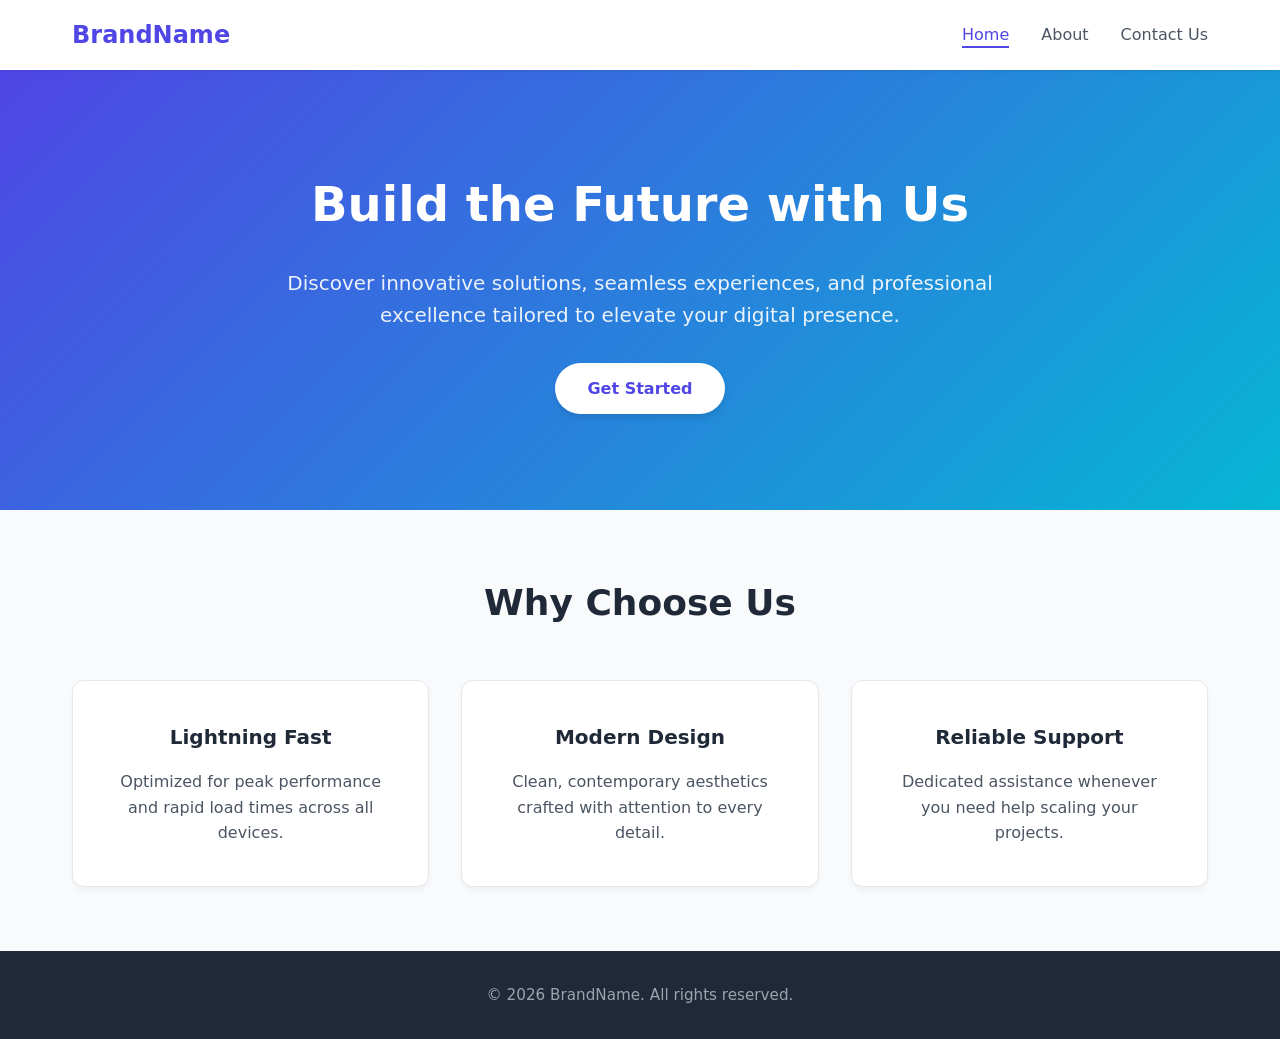
<file: index.html>
<!DOCTYPE html>
<html lang="en">
<head>
  <meta charset="UTF-8">
  <meta name="viewport" content="width=device-width, initial-scale=1.0">
  <title>Home - Modern Web App</title>
  <link rel="stylesheet" href="styles.css">
</head>
<body>
  <!-- Header / Navigation -->
  <header>
    <nav class="navbar">
      <a href="index.html" class="logo">BrandName</a>
      <ul class="nav-links">
        <li><a href="index.html" class="active">Home</a></li>
        <li><a href="about.html">About</a></li>
        <li><a href="contact.html">Contact Us</a></li>
      </ul>
      <button class="hamburger" aria-label="Toggle Navigation">☰</button>
    </nav>
  </header>

  <!-- Main Content -->
  <main>
    <section class="hero">
      <div class="hero-content">
        <h1>Build the Future with Us</h1>
        <p>Discover innovative solutions, seamless experiences, and professional excellence tailored to elevate your digital presence.</p>
        <a href="contact.html" class="btn">Get Started</a>
      </div>
    </section>

    <section class="container">
      <h2 class="section-title">Why Choose Us</h2>
      <div class="features-grid">
        <div class="feature-card">
          <h3>Lightning Fast</h3>
          <p>Optimized for peak performance and rapid load times across all devices.</p>
        </div>
        <div class="feature-card">
          <h3>Modern Design</h3>
          <p>Clean, contemporary aesthetics crafted with attention to every detail.</p>
        </div>
        <div class="feature-card">
          <h3>Reliable Support</h3>
          <p>Dedicated assistance whenever you need help scaling your projects.</p>
        </div>
      </div>
    </section>
  </main>

  <!-- Footer -->
  <footer>
    <p>&copy; 2026 BrandName. All rights reserved.</p>
  </footer>

  <script src="script.js"></script>
</body>
</html>
</file>
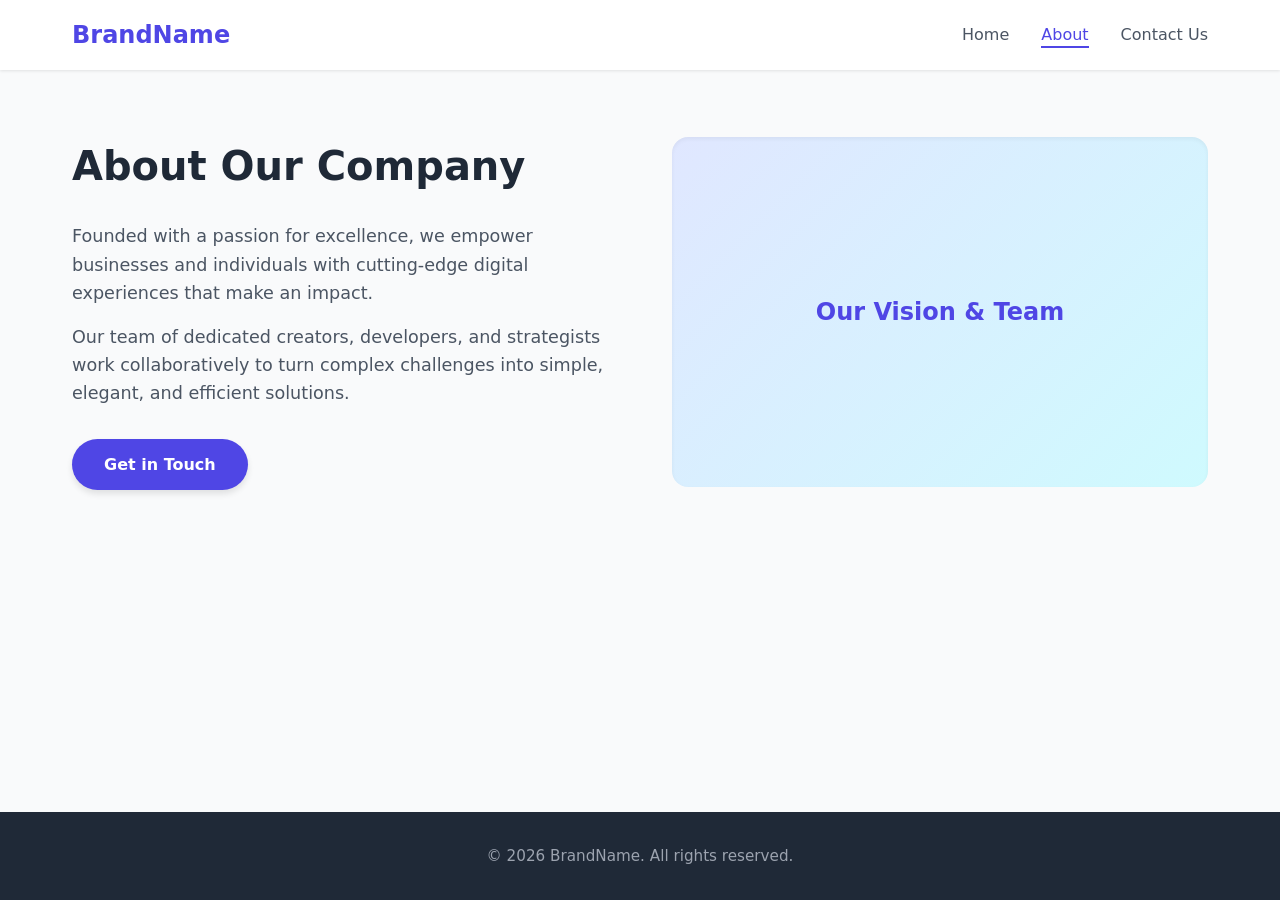
<file: about.html>
<!DOCTYPE html>
<html lang="en">
<head>
  <meta charset="UTF-8">
  <meta name="viewport" content="width=device-width, initial-scale=1.0">
  <title>About Us - Modern Web App</title>
  <link rel="stylesheet" href="styles.css">
</head>
<body>
  <!-- Header / Navigation -->
  <header>
    <nav class="navbar">
      <a href="index.html" class="logo">BrandName</a>
      <ul class="nav-links">
        <li><a href="index.html">Home</a></li>
        <li><a href="about.html" class="active">About</a></li>
        <li><a href="contact.html">Contact Us</a></li>
      </ul>
      <button class="hamburger" aria-label="Toggle Navigation">☰</button>
    </nav>
  </header>

  <!-- Main Content -->
  <main>
    <section class="container">
      <div class="about-section">
        <div class="about-text">
          <h2>About Our Company</h2>
          <p>Founded with a passion for excellence, we empower businesses and individuals with cutting-edge digital experiences that make an impact.</p>
          <p>Our team of dedicated creators, developers, and strategists work collaboratively to turn complex challenges into simple, elegant, and efficient solutions.</p>
          <a href="contact.html" class="btn" style="background-color: var(--primary-color); color: white; margin-top: 1rem;">Get in Touch</a>
        </div>
        <div class="about-image">
          <span>Our Vision & Team</span>
        </div>
      </div>
    </section>
  </main>

  <!-- Footer -->
  <footer>
    <p>&copy; 2026 BrandName. All rights reserved.</p>
  </footer>

  <script src="script.js"></script>
</body>
</html>
</file>
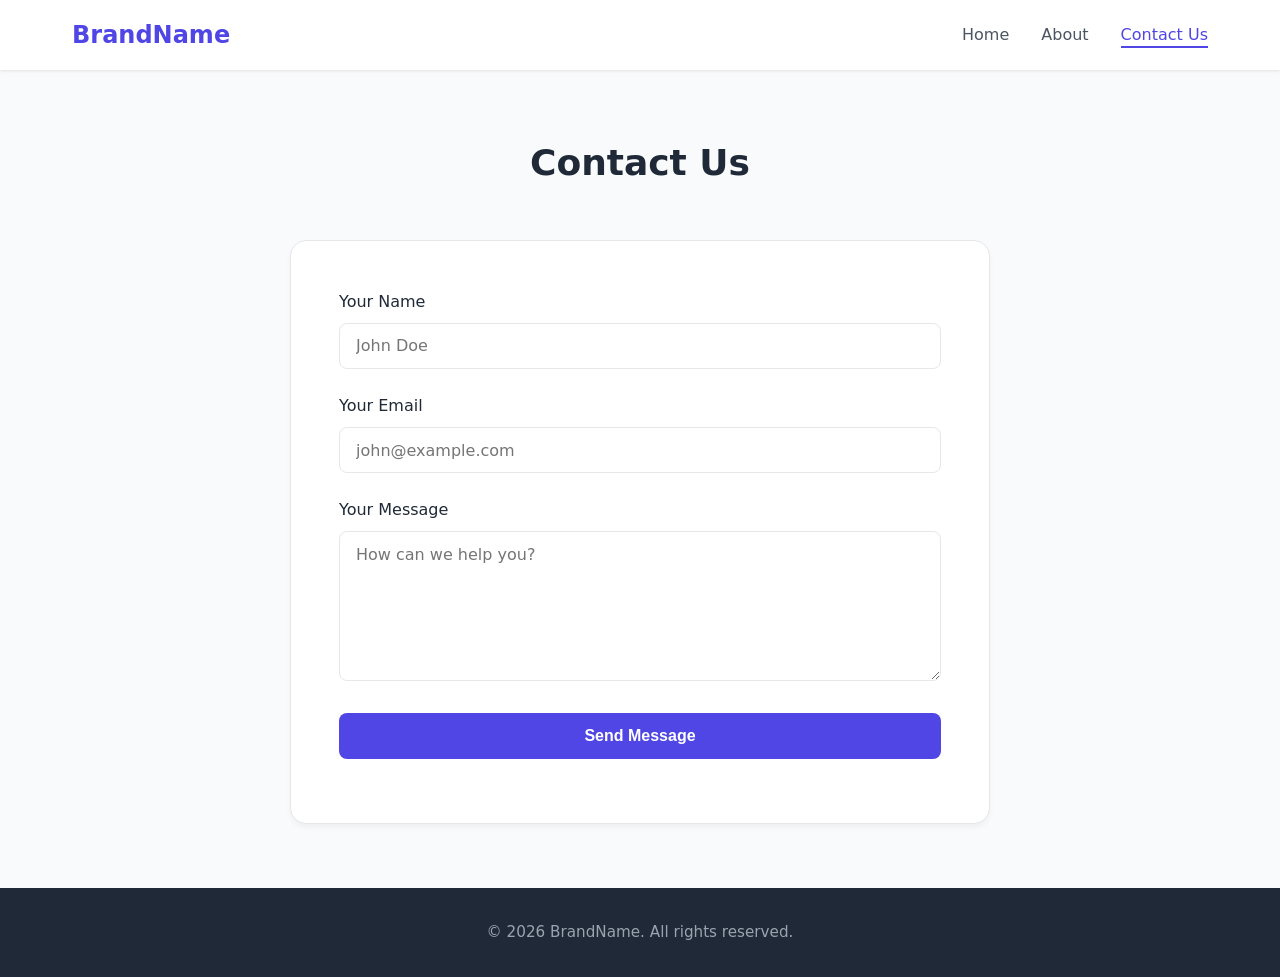
<file: contact.html>
<!DOCTYPE html>
<html lang="en">
<head>
  <meta charset="UTF-8">
  <meta name="viewport" content="width=device-width, initial-scale=1.0">
  <title>Contact Us - Modern Web App</title>
  <link rel="stylesheet" href="styles.css">
</head>
<body>
  <!-- Header / Navigation -->
  <header>
    <nav class="navbar">
      <a href="index.html" class="logo">BrandName</a>
      <ul class="nav-links">
        <li><a href="index.html">Home</a></li>
        <li><a href="about.html">About</a></li>
        <li><a href="contact.html" class="active">Contact Us</a></li>
      </ul>
      <button class="hamburger" aria-label="Toggle Navigation">☰</button>
    </nav>
  </header>

  <!-- Main Content -->
  <main>
    <section class="container">
      <h2 class="section-title">Contact Us</h2>
      <div class="contact-wrapper">
        <form id="contactForm">
          <div class="form-group">
            <label for="name">Your Name</label>
            <input type="text" id="name" placeholder="John Doe">
          </div>
          <div class="form-group">
            <label for="email">Your Email</label>
            <input type="email" id="email" placeholder="john@example.com">
          </div>
          <div class="form-group">
            <label for="message">Your Message</label>
            <textarea id="message" placeholder="How can we help you?"></textarea>
          </div>
          <button type="submit" class="submit-btn">Send Message</button>
          <div id="formMessage" class="form-message"></div>
        </form>
      </div>
    </section>
  </main>

  <!-- Footer -->
  <footer>
    <p>&copy; 2026 BrandName. All rights reserved.</p>
  </footer>

  <script src="script.js"></script>
</body>
</html>
</file>
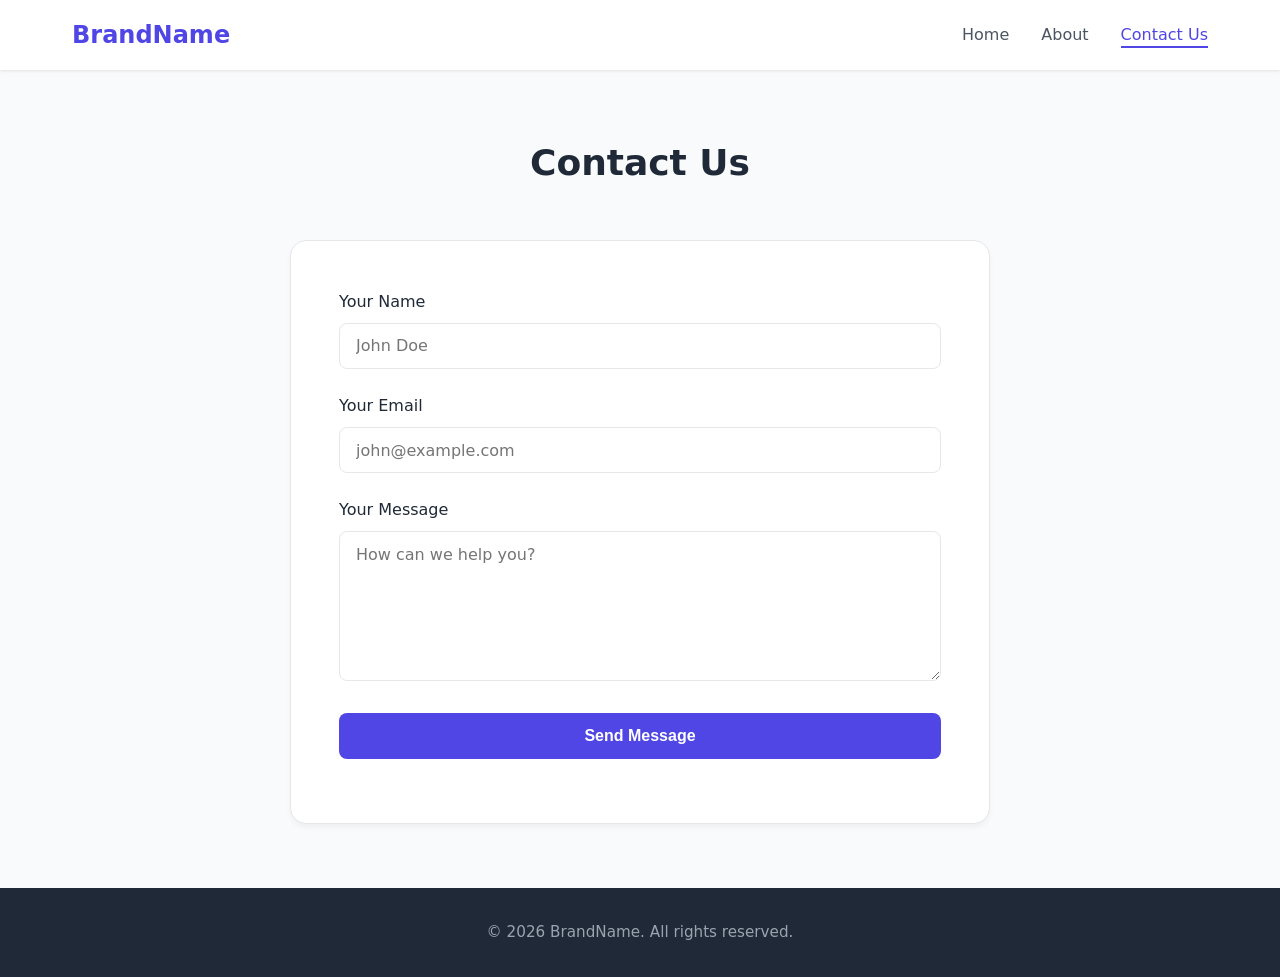
<file: public/contact.html>
<!DOCTYPE html>
<html lang="en">
<head>
  <meta charset="UTF-8">
  <meta name="viewport" content="width=device-width, initial-scale=1.0">
  <title>Contact Us - Modern Web App</title>
  <link rel="stylesheet" href="styles.css">
</head>
<body>
  <!-- Header / Navigation -->
  <header>
    <nav class="navbar">
      <a href="index.html" class="logo">BrandName</a>
      <ul class="nav-links">
        <li><a href="index.html">Home</a></li>
        <li><a href="about.html">About</a></li>
        <li><a href="contact.html" class="active">Contact Us</a></li>
      </ul>
      <button class="hamburger" aria-label="Toggle Navigation">☰</button>
    </nav>
  </header>

  <!-- Main Content -->
  <main>
    <section class="container">
      <h2 class="section-title">Contact Us</h2>
      <div class="contact-wrapper">
        <form id="contactForm">
          <div class="form-group">
            <label for="name">Your Name</label>
            <input type="text" id="name" placeholder="John Doe">
          </div>
          <div class="form-group">
            <label for="email">Your Email</label>
            <input type="email" id="email" placeholder="john@example.com">
          </div>
          <div class="form-group">
            <label for="message">Your Message</label>
            <textarea id="message" placeholder="How can we help you?"></textarea>
          </div>
          <button type="submit" class="submit-btn">Send Message</button>
          <div id="formMessage" class="form-message"></div>
        </form>
      </div>
    </section>
  </main>

  <!-- Footer -->
  <footer>
    <p>&copy; 2026 BrandName. All rights reserved.</p>
  </footer>

  <script src="script.js"></script>

</body>
</html>
</file>
<file: styles.css>
/* Global Reset & Base Styles */
* {
  margin: 0;
  padding: 0;
  box-sizing: border-box;
}

:root {
  --primary-color: #4f46e5;
  --primary-hover: #4338ca;
  --secondary-color: #06b6d4;
  --text-dark: #1f2937;
  --text-light: #4b5563;
  --bg-color: #f9fafb;
  --card-bg: #ffffff;
  --border-color: #e5e7eb;
  --transition: all 0.3s ease;
}

body {
  font-family: 'Segoe UI', system-ui, -apple-system, BlinkMacSystemFont, Roboto, Oxygen, Ubuntu, Cantarell, sans-serif;
  background-color: var(--bg-color);
  color: var(--text-dark);
  line-height: 1.6;
  display: flex;
  flex-direction: column;
  min-height: 100vh;
}

a {
  text-decoration: none;
  color: inherit;
}

ul {
  list-style: none;
}

/* Header & Navigation */
header {
  background-color: #ffffff;
  box-shadow: 0 1px 3px rgba(0, 0, 0, 0.1);
  position: sticky;
  top: 0;
  z-index: 1000;
}

.navbar {
  max-width: 1200px;
  margin: 0 auto;
  padding: 1rem 2rem;
  display: flex;
  justify-content: space-between;
  align-items: center;
}

.logo {
  font-size: 1.5rem;
  font-weight: 700;
  color: var(--primary-color);
}

.nav-links {
  display: flex;
  gap: 2rem;
}

.nav-links a {
  font-weight: 500;
  color: var(--text-light);
  transition: var(--transition);
  position: relative;
  padding-bottom: 0.25rem;
}

.nav-links a:hover,
.nav-links a.active {
  color: var(--primary-color);
}

.nav-links a::after {
  content: '';
  position: absolute;
  width: 0;
  height: 2px;
  bottom: 0;
  left: 0;
  background-color: var(--primary-color);
  transition: var(--transition);
}

.nav-links a:hover::after,
.nav-links a.active::after {
  width: 100%;
}

.hamburger {
  display: none;
  cursor: pointer;
  background: none;
  border: none;
  font-size: 1.5rem;
  color: var(--text-dark);
}

/* Main Container */
main {
  flex: 1;
}

/* Hero Section (Home) */
.hero {
  background: linear-gradient(135deg, #4f46e5 0%, #06b6d4 100%);
  color: white;
  padding: 6rem 2rem;
  text-align: center;
}

.hero-content {
  max-width: 800px;
  margin: 0 auto;
}

.hero h1 {
  font-size: 3rem;
  margin-bottom: 1.5rem;
  font-weight: 800;
}

.hero p {
  font-size: 1.25rem;
  margin-bottom: 2rem;
  opacity: 0.9;
}

.btn {
  display: inline-block;
  background-color: white;
  color: var(--primary-color);
  padding: 0.8rem 2rem;
  border-radius: 50px;
  font-weight: 600;
  box-shadow: 0 4px 6px rgba(0, 0, 0, 0.1);
  transition: var(--transition);
}

.btn:hover {
  transform: translateY(-2px);
  box-shadow: 0 6px 12px rgba(0, 0, 0, 0.15);
  background-color: #f3f4f6;
}

/* Features / Content Sections */
.container {
  max-width: 1200px;
  margin: 0 auto;
  padding: 4rem 2rem;
}

.section-title {
  text-align: center;
  font-size: 2.25rem;
  margin-bottom: 3rem;
  color: var(--text-dark);
  font-weight: 700;
}

.features-grid {
  display: grid;
  grid-template-columns: repeat(auto-fit, minmax(300px, 1fr));
  gap: 2rem;
}

.feature-card {
  background: var(--card-bg);
  padding: 2.5rem;
  border-radius: 12px;
  box-shadow: 0 4px 6px -1px rgba(0, 0, 0, 0.05);
  border: 1px solid var(--border-color);
  transition: var(--transition);
  text-align: center;
}

.feature-card:hover {
  transform: translateY(-5px);
  box-shadow: 0 10px 15px -3px rgba(0, 0, 0, 0.1);
}

.feature-card h3 {
  font-size: 1.25rem;
  margin-bottom: 1rem;
  color: var(--text-dark);
}

.feature-card p {
  color: var(--text-light);
}

/* About Page Specific */
.about-section {
  display: grid;
  grid-template-columns: 1fr 1fr;
  gap: 4rem;
  align-items: center;
}

.about-text h2 {
  font-size: 2.5rem;
  margin-bottom: 1.5rem;
  color: var(--text-dark);
}

.about-text p {
  color: var(--text-light);
  margin-bottom: 1rem;
  font-size: 1.1rem;
}

.about-image {
  background: linear-gradient(135deg, #e0e7ff 0%, #cffafe 100%);
  height: 350px;
  border-radius: 16px;
  display: flex;
  align-items: center;
  justify-content: center;
  font-size: 1.5rem;
  color: var(--primary-color);
  font-weight: 600;
  box-shadow: inset 0 2px 4px rgba(0,0,0,0.05);
}

/* Contact Page Specific */
.contact-wrapper {
  max-width: 700px;
  margin: 0 auto;
  background: var(--card-bg);
  padding: 3rem;
  border-radius: 16px;
  box-shadow: 0 4px 6px -1px rgba(0, 0, 0, 0.05);
  border: 1px solid var(--border-color);
}

.form-group {
  margin-bottom: 1.5rem;
}

.form-group label {
  display: block;
  margin-bottom: 0.5rem;
  font-weight: 500;
  color: var(--text-dark);
}

.form-group input,
.form-group textarea {
  width: 100%;
  padding: 0.8rem 1rem;
  border: 1px solid var(--border-color);
  border-radius: 8px;
  font-family: inherit;
  font-size: 1rem;
  transition: var(--transition);
  background-color: #fff;
}

.form-group input:focus,
.form-group textarea:focus {
  outline: none;
  border-color: var(--primary-color);
  box-shadow: 0 0 0 3px rgba(79, 70, 229, 0.1);
}

.form-group textarea {
  resize: vertical;
  min-height: 150px;
}

.submit-btn {
  background-color: var(--primary-color);
  color: white;
  border: none;
  padding: 0.9rem 2rem;
  border-radius: 8px;
  font-size: 1rem;
  font-weight: 600;
  cursor: pointer;
  transition: var(--transition);
  width: 100%;
}

.submit-btn:hover {
  background-color: var(--primary-hover);
}

.form-message {
  margin-top: 1rem;
  text-align: center;
  font-weight: 500;
}

.form-message.success {
  color: #10b981;
}

.form-message.error {
  color: #ef4444;
}

/* Footer */
footer {
  background-color: #1f2937;
  color: #9ca3af;
  text-align: center;
  padding: 2rem;
  margin-top: auto;
}

footer p {
  font-size: 0.95rem;
}

/* Responsive Design */
@media (max-width: 768px) {
  .nav-links {
    display: none;
    flex-direction: column;
    position: absolute;
    top: 100%;
    left: 0;
    width: 100%;
    background-color: white;
    padding: 1.5rem;
    box-shadow: 0 4px 6px rgba(0, 0, 0, 0.1);
    gap: 1rem;
    text-align: center;
  }

  .nav-links.active {
    display: flex;
  }

  .hamburger {
    display: block;
  }

  .hero h1 {
    font-size: 2.25rem;
  }

  .about-section {
    grid-template-columns: 1fr;
    gap: 2rem;
  }

  .contact-wrapper {
    padding: 1.5rem;
  }
}
</file>
<file: public/styles.css>
/* Global Reset & Base Styles */
* {
  margin: 0;
  padding: 0;
  box-sizing: border-box;
}

:root {
  --primary-color: #4f46e5;
  --primary-hover: #4338ca;
  --secondary-color: #06b6d4;
  --text-dark: #1f2937;
  --text-light: #4b5563;
  --bg-color: #f9fafb;
  --card-bg: #ffffff;
  --border-color: #e5e7eb;
  --transition: all 0.3s ease;
}

body {
  font-family: 'Segoe UI', system-ui, -apple-system, BlinkMacSystemFont, Roboto, Oxygen, Ubuntu, Cantarell, sans-serif;
  background-color: var(--bg-color);
  color: var(--text-dark);
  line-height: 1.6;
  display: flex;
  flex-direction: column;
  min-height: 100vh;
}

a {
  text-decoration: none;
  color: inherit;
}

ul {
  list-style: none;
}

/* Header & Navigation */
header {
  background-color: #ffffff;
  box-shadow: 0 1px 3px rgba(0, 0, 0, 0.1);
  position: sticky;
  top: 0;
  z-index: 1000;
}

.navbar {
  max-width: 1200px;
  margin: 0 auto;
  padding: 1rem 2rem;
  display: flex;
  justify-content: space-between;
  align-items: center;
}

.logo {
  font-size: 1.5rem;
  font-weight: 700;
  color: var(--primary-color);
}

.nav-links {
  display: flex;
  gap: 2rem;
}

.nav-links a {
  font-weight: 500;
  color: var(--text-light);
  transition: var(--transition);
  position: relative;
  padding-bottom: 0.25rem;
}

.nav-links a:hover,
.nav-links a.active {
  color: var(--primary-color);
}

.nav-links a::after {
  content: '';
  position: absolute;
  width: 0;
  height: 2px;
  bottom: 0;
  left: 0;
  background-color: var(--primary-color);
  transition: var(--transition);
}

.nav-links a:hover::after,
.nav-links a.active::after {
  width: 100%;
}

.hamburger {
  display: none;
  cursor: pointer;
  background: none;
  border: none;
  font-size: 1.5rem;
  color: var(--text-dark);
}

/* Main Container */
main {
  flex: 1;
}

/* Hero Section (Home) */
.hero {
  background: linear-gradient(135deg, #4f46e5 0%, #06b6d4 100%);
  color: white;
  padding: 6rem 2rem;
  text-align: center;
}

.hero-content {
  max-width: 800px;
  margin: 0 auto;
}

.hero h1 {
  font-size: 3rem;
  margin-bottom: 1.5rem;
  font-weight: 800;
}

.hero p {
  font-size: 1.25rem;
  margin-bottom: 2rem;
  opacity: 0.9;
}

.btn {
  display: inline-block;
  background-color: white;
  color: var(--primary-color);
  padding: 0.8rem 2rem;
  border-radius: 50px;
  font-weight: 600;
  box-shadow: 0 4px 6px rgba(0, 0, 0, 0.1);
  transition: var(--transition);
}

.btn:hover {
  transform: translateY(-2px);
  box-shadow: 0 6px 12px rgba(0, 0, 0, 0.15);
  background-color: #f3f4f6;
}

/* Features / Content Sections */
.container {
  max-width: 1200px;
  margin: 0 auto;
  padding: 4rem 2rem;
}

.section-title {
  text-align: center;
  font-size: 2.25rem;
  margin-bottom: 3rem;
  color: var(--text-dark);
  font-weight: 700;
}

.features-grid {
  display: grid;
  grid-template-columns: repeat(auto-fit, minmax(300px, 1fr));
  gap: 2rem;
}

.feature-card {
  background: var(--card-bg);
  padding: 2.5rem;
  border-radius: 12px;
  box-shadow: 0 4px 6px -1px rgba(0, 0, 0, 0.05);
  border: 1px solid var(--border-color);
  transition: var(--transition);
  text-align: center;
}

.feature-card:hover {
  transform: translateY(-5px);
  box-shadow: 0 10px 15px -3px rgba(0, 0, 0, 0.1);
}

.feature-card h3 {
  font-size: 1.25rem;
  margin-bottom: 1rem;
  color: var(--text-dark);
}

.feature-card p {
  color: var(--text-light);
}

/* About Page Specific */
.about-section {
  display: grid;
  grid-template-columns: 1fr 1fr;
  gap: 4rem;
  align-items: center;
}

.about-text h2 {
  font-size: 2.5rem;
  margin-bottom: 1.5rem;
  color: var(--text-dark);
}

.about-text p {
  color: var(--text-light);
  margin-bottom: 1rem;
  font-size: 1.1rem;
}

.about-image {
  background: linear-gradient(135deg, #e0e7ff 0%, #cffafe 100%);
  height: 350px;
  border-radius: 16px;
  display: flex;
  align-items: center;
  justify-content: center;
  font-size: 1.5rem;
  color: var(--primary-color);
  font-weight: 600;
  box-shadow: inset 0 2px 4px rgba(0,0,0,0.05);
}

/* Contact Page Specific */
.contact-wrapper {
  max-width: 700px;
  margin: 0 auto;
  background: var(--card-bg);
  padding: 3rem;
  border-radius: 16px;
  box-shadow: 0 4px 6px -1px rgba(0, 0, 0, 0.05);
  border: 1px solid var(--border-color);
}

.form-group {
  margin-bottom: 1.5rem;
}

.form-group label {
  display: block;
  margin-bottom: 0.5rem;
  font-weight: 500;
  color: var(--text-dark);
}

.form-group input,
.form-group textarea {
  width: 100%;
  padding: 0.8rem 1rem;
  border: 1px solid var(--border-color);
  border-radius: 8px;
  font-family: inherit;
  font-size: 1rem;
  transition: var(--transition);
  background-color: #fff;
}

.form-group input:focus,
.form-group textarea:focus {
  outline: none;
  border-color: var(--primary-color);
  box-shadow: 0 0 0 3px rgba(79, 70, 229, 0.1);
}

.form-group textarea {
  resize: vertical;
  min-height: 150px;
}

.submit-btn {
  background-color: var(--primary-color);
  color: white;
  border: none;
  padding: 0.9rem 2rem;
  border-radius: 8px;
  font-size: 1rem;
  font-weight: 600;
  cursor: pointer;
  transition: var(--transition);
  width: 100%;
}

.submit-btn:hover {
  background-color: var(--primary-hover);
}

.form-message {
  margin-top: 1rem;
  text-align: center;
  font-weight: 500;
}

.form-message.success {
  color: #10b981;
}

.form-message.error {
  color: #ef4444;
}

/* Footer */
footer {
  background-color: #1f2937;
  color: #9ca3af;
  text-align: center;
  padding: 2rem;
  margin-top: auto;
}

footer p {
  font-size: 0.95rem;
}

/* Responsive Design */
@media (max-width: 768px) {
  .nav-links {
    display: none;
    flex-direction: column;
    position: absolute;
    top: 100%;
    left: 0;
    width: 100%;
    background-color: white;
    padding: 1.5rem;
    box-shadow: 0 4px 6px rgba(0, 0, 0, 0.1);
    gap: 1rem;
    text-align: center;
  }

  .nav-links.active {
    display: flex;
  }

  .hamburger {
    display: block;
  }

  .hero h1 {
    font-size: 2.25rem;
  }

  .about-section {
    grid-template-columns: 1fr;
    gap: 2rem;
  }

  .contact-wrapper {
    padding: 1.5rem;
  }
}
</file>
